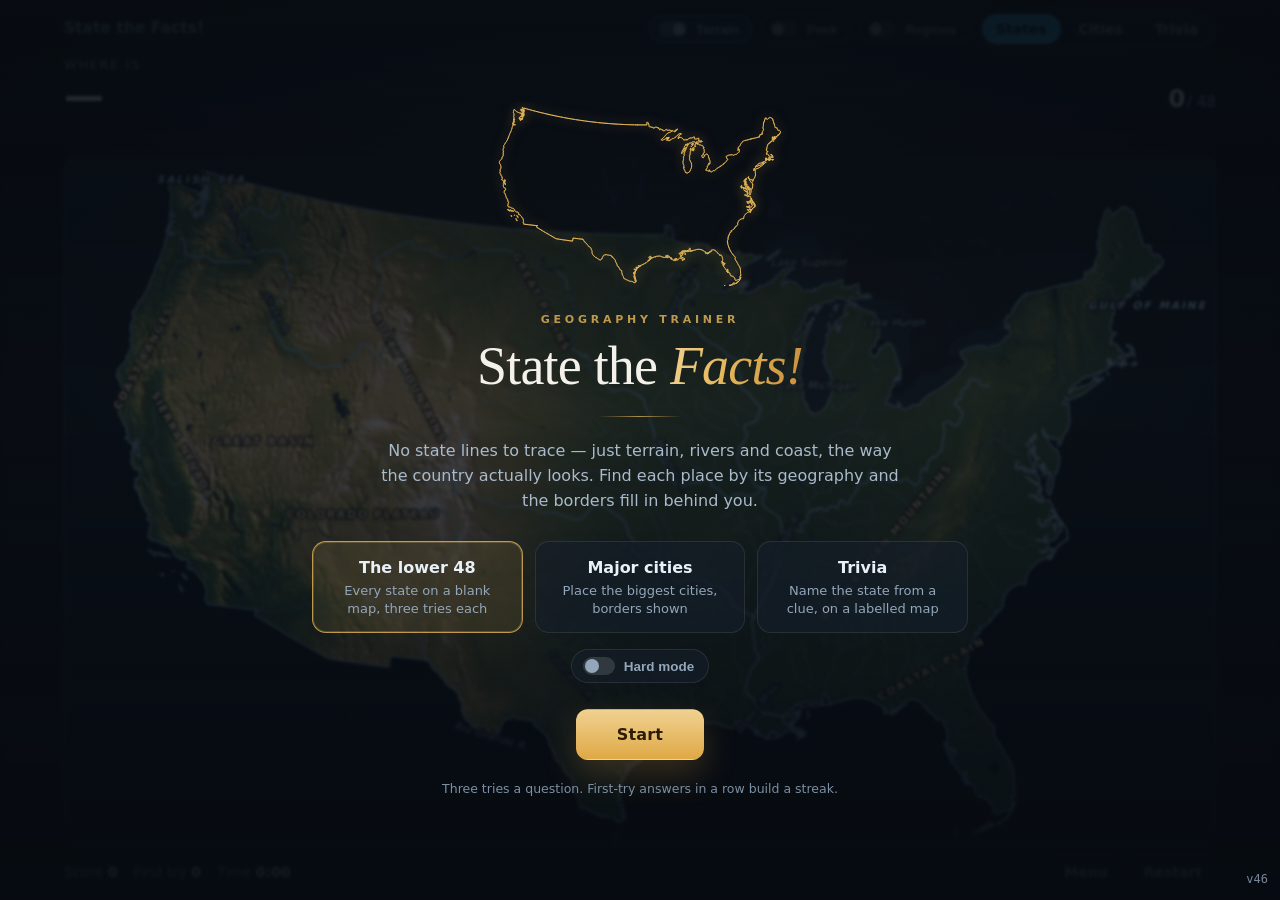
<file: index.html>
<!DOCTYPE html>
<html lang="en">
<head>
<meta charset="utf-8">
<!-- Assets carry ?v=N. GitHub Pages serves them with a 10 minute cache, so bump
     N on every deploy or returning players keep the old files. -->
<meta name="viewport" content="width=device-width, initial-scale=1, viewport-fit=cover">
<title>State the Facts!</title>
<meta name="description" content="Learn the lower 48 states and the biggest U.S. cities by clicking them on a map with no state lines — just terrain, rivers and coast.">
<link rel="icon" href="data:image/svg+xml,%3Csvg xmlns='http://www.w3.org/2000/svg' viewBox='0 0 32 32'%3E%3Crect width='32' height='32' rx='7' fill='%230d1219'/%3E%3Cpath d='M4 21l6-8 4.5 5.5L19 11l9 10z' fill='none' stroke='%23e2b558' stroke-width='2' stroke-linejoin='round' stroke-linecap='round'/%3E%3C/svg%3E">
<!-- Home screen. iOS reads apple-touch-icon when you Add to Home Screen, and
     apple-mobile-web-app-* make it launch fullscreen under a short name. -->
<link rel="apple-touch-icon" href="icons/icon-180.png?v=46">
<link rel="apple-touch-icon" sizes="180x180" href="icons/icon-180.png?v=46">
<link rel="apple-touch-icon" sizes="167x167" href="icons/icon-167.png?v=46">
<link rel="apple-touch-icon" sizes="152x152" href="icons/icon-152.png?v=46">
<meta name="apple-mobile-web-app-title" content="State the Facts">
<meta name="apple-mobile-web-app-capable" content="yes">
<meta name="mobile-web-app-capable" content="yes">
<meta name="apple-mobile-web-app-status-bar-style" content="black-translucent">
<meta name="theme-color" content="#0d1219">
<link rel="manifest" href="manifest.webmanifest?v=46">
<link rel="stylesheet" href="style.css?v=46">
</head>
<body>
<div class="app">
  <header class="topbar">
    <h1>State the Facts!</h1>
    <div class="topbar-right">
      <button class="switch switch-cool is-on" id="terrainBtn" role="switch" aria-checked="true"
              title="Shaded relief, rivers, lakes and their names"><span class="track"><span class="knob"></span></span>Terrain</button>
      <button class="switch switch-cool" id="peekBtn" role="switch" aria-checked="false"
              title="Show all state boundaries"><span class="track"><span class="knob"></span></span>Peek</button>
      <button class="switch switch-cool" id="regionsBtn" role="switch" aria-checked="false"
              title="Shade every state by its region"><span class="track"><span class="knob"></span></span>Regions</button>
      <nav class="modes" id="modes">
        <button class="mode-btn is-on" data-mode="states">States</button>
        <button class="mode-btn" data-mode="cities">Cities</button>
        <button class="mode-btn" data-mode="trivia">Trivia</button>
      </nav>
    </div>
  </header>

  <section class="hud" id="hud">
    <div class="ask">
      <span class="ask-label" id="askLabel">Where is</span>
      <span class="ask-target" id="prompt">—</span>
    </div>
    <div class="stats">
      <div class="streak" id="streak" title="First-try answers in a row"><span class="flame">🔥</span><b id="streakCount">0</b></div>
      <div class="tries" id="tries" title="Tries left"></div>
      <div class="counter"><b id="progress">0</b><span id="progressTotal">/ 48</span></div>
    </div>
  </section>

  <div class="feedback" id="feedback">&nbsp;</div>

  <div class="mapwrap">
    <canvas id="map"></canvas>
    <button class="reset-view" id="resetView" title="Back to the whole map">Reset view</button>
    <div class="toast" id="toast" aria-live="polite"></div>
    <div class="burst" id="burst" aria-live="polite"></div>

    <aside class="legend" id="regionLegend" hidden>
      <ul class="legend-list" id="legendList"></ul>
    </aside>

    <div class="overlay" id="overlay">
      <div class="panel" id="panel"></div>
    </div>
  </div>

  <footer class="bottombar">
    <div class="meters">
      <span>Score <b id="score">0</b></span>
      <span>First try <b id="firstTry">0</b></span>
      <span>Time <b id="timer">0:00</b></span>
    </div>
    <div class="actions">
      <button class="btn ghost" id="menuBtn">Menu</button>
      <button class="btn ghost" id="restartBtn">Restart</button>
    </div>
    <div class="version" id="version">v46</div>
  </footer>
</div>

<script src="data/states.js?v=46"></script>
<script src="data/cities.js?v=46"></script>
<script src="data/water.js?v=46"></script>
<script src="data/features.js?v=46"></script>
<script src="data/relief.js?v=46"></script>
<script src="data/regions.js?v=46"></script>
<script src="data/trivia.js?v=46"></script>
<script src="js/geo.js?v=46"></script>
<script src="js/map.js?v=46"></script>
<script src="js/regions.js?v=46"></script>
<script src="js/game.js?v=46"></script>

<script>
/* Every asset carries ?v=N, but index.html itself cannot — and GitHub Pages
   serves it with a ten minute cache. So a returning player can hold a stale
   page that then asks for stale assets, and sees an old build with no clue
   that it is old. Ask the server which build is current; if this page is
   behind, reload once past the cache. Best-effort and silent: any failure
   leaves the page exactly as it is. */
(function () {
  if (typeof fetch !== 'function') return;
  var stamp = document.getElementById('version');
  if (!stamp) return;
  var build = stamp.textContent.trim().replace(/^v/, '');
  if (!build) return;

  var tried = null;
  try {
    tried = sessionStorage.getItem('usgeo.staleReload');
  } catch (e) {
    return; // no sessionStorage means no loop guard, so do not risk reloading
  }

  fetch('version.txt?t=' + Date.now(), { cache: 'no-store' })
    .then(function (r) { return r.ok ? r.text() : null; })
    .then(function (text) {
      if (text === null) return;
      var latest = text.trim();
      if (!latest || latest === build) return;
      // Only one attempt per build, so a reload that does not help cannot loop.
      if (tried === latest) return;
      sessionStorage.setItem('usgeo.staleReload', latest);
      // A plain reload can be answered from cache again; a new query cannot.
      location.replace(location.pathname + '?b=' + encodeURIComponent(latest));
    })
    .catch(function () {});
})();
</script>
</body>
</html>
<!-- v46 deployment -->
</file>
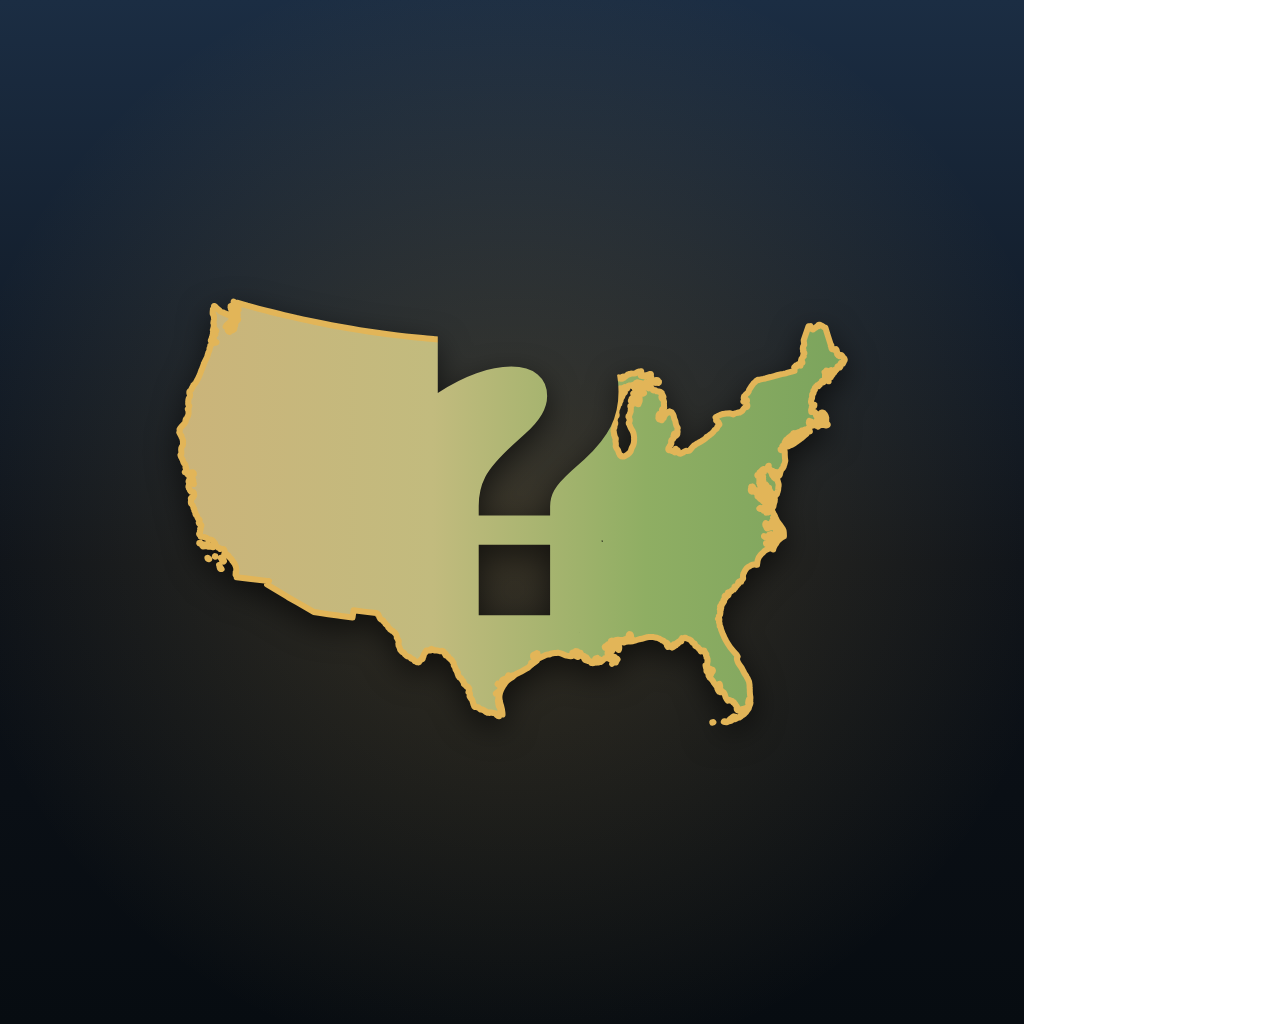
<file: tools/icon-render.html>
<!DOCTYPE html>
<html>
<head><meta charset="utf-8"><title>icon render</title>
<style>html,body{margin:0;padding:0;background:transparent;overflow:hidden}
canvas{display:block;width:1024px;height:1024px}</style>
</head>
<body>
<!-- Full-bleed 1024 canvas, sized so a 1024x1024 headless screenshot captures
     exactly the icon. tools/icon.html is the interactive previewer; this is
     the one the build shoots. -->
<script src="../data/states.js"></script>
<script src="../js/geo.js"></script>
<script src="icon-draw.js"></script>
<script>document.body.appendChild(drawIcon(1024, 'ask'));</script>
</body>
</html>
</file>
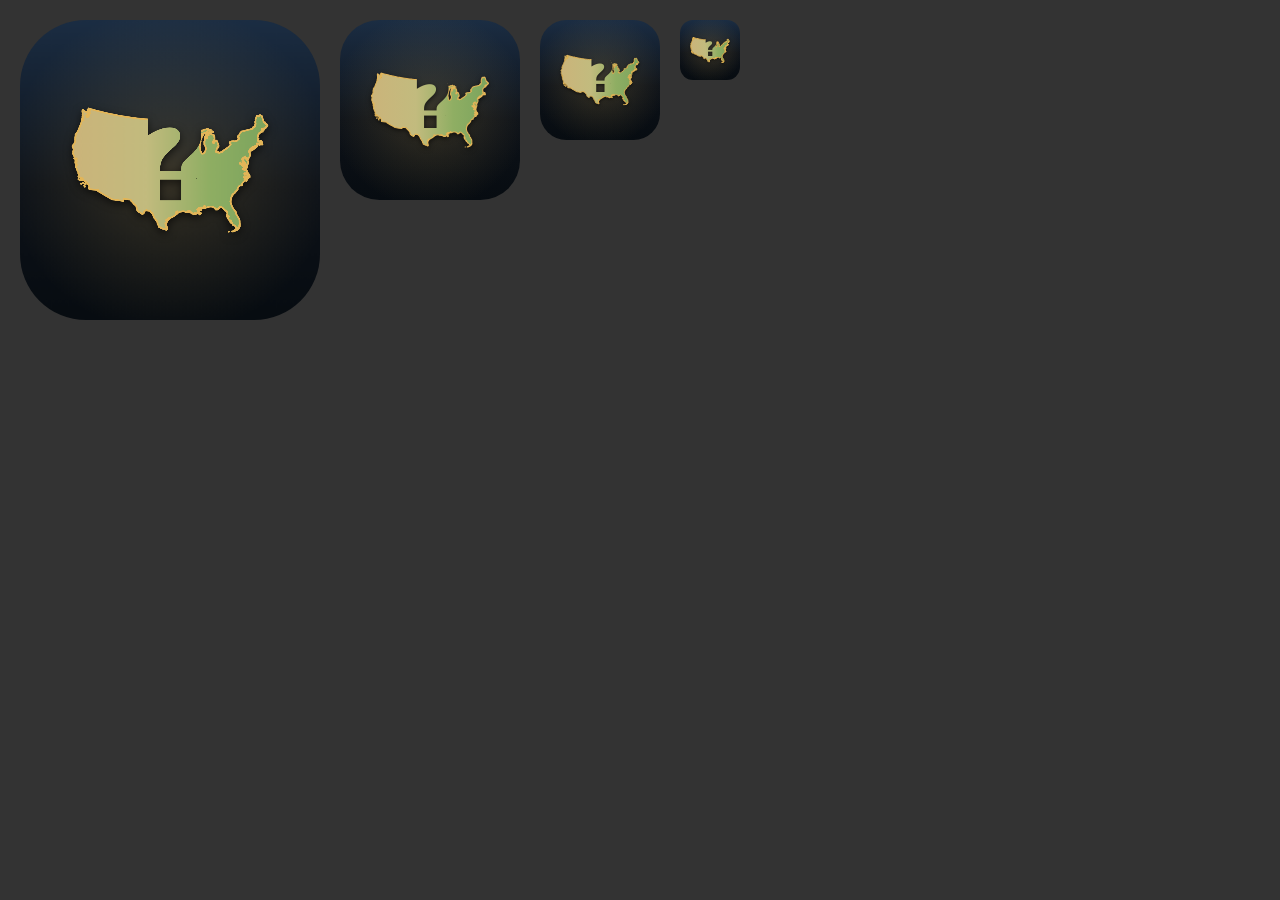
<file: tools/icon.html>
<!DOCTYPE html>
<html>
<head><meta charset="utf-8"><title>Icon preview</title></head>
<body style="margin:0;background:#333;display:flex;gap:20px;align-items:flex-start;padding:20px">
<!-- Interactive preview of the icon at home-screen sizes. Call
     render('ask') or render('plain') from the console to compare variants.
     icon-render.html is what the build actually screenshots. -->
<script src="../data/states.js"></script>
<script src="../js/geo.js"></script>
<script src="icon-draw.js"></script>
<script>
window.render = function (variant, sizes) {
  document.body.innerHTML = '';
  (sizes || [1024, 180, 120, 60]).forEach(function (s) {
    var c = drawIcon(s, variant || 'ask');
    c.style.width = Math.min(s, 300) + 'px';
    c.style.borderRadius = '22%';   // preview as iOS will mask it
    c.style.alignSelf = 'flex-start';
    document.body.appendChild(c);
  });
};
render('ask');
</script>
</body>
</html>
</file>
<file: style.css>
:root {
  --bg: #0d1219;
  --panel: #151f2b;
  --panel-2: #1c2836;
  --ink: #e8f0f8;
  --ink-dim: #93a6ba;
  --line: rgba(255, 255, 255, .09);

  /* Map colors are read by the canvas renderer. The answer fills are
     translucent so the terrain underneath still reads. */
  --land: #33475e;
  --land-solved: rgba(52, 190, 140, .40);
  --land-missed: rgba(251, 113, 133, .34);
  --border-line: rgba(226, 240, 255, .38);
  --coast: rgba(151, 194, 232, .75);
  --river: #7fb6e6;
  --water: #16273a;
  --divide-line: #f6d49a;
  --divide-casing: rgba(12, 18, 24, .6);

  /* Feature label ink. The halo is what keeps type legible over relief. */
  --label-land: #e2cdae;
  --label-water: #a7d4f5;
  --label-peak: #d7dee7;
  --label-park: #8fd7a6;
  --label-volcano: #f4ac8e;
  --label-monument: #d4a574;
  --label-divide: #edcf9a;
  --label-halo: rgba(8, 14, 21, .82);

  --good: #4ade80;
  --bad: #fb7185;
  --warm: #fbbf24;
  --accent: #38bdf8;
}

* { box-sizing: border-box; }

html, body {
  height: 100%;
  margin: 0;
}

body {
  background: radial-gradient(1200px 700px at 50% -10%, #17273a 0%, var(--bg) 60%);
  color: var(--ink);
  font: 16px/1.45 system-ui, -apple-system, "Segoe UI", Roboto, sans-serif;
  -webkit-font-smoothing: antialiased;
  overscroll-behavior: none;
}

.app {
  height: 100%;
  max-width: 1180px;
  margin: 0 auto;
  padding: 10px 14px calc(10px + env(safe-area-inset-bottom));
  display: flex;
  flex-direction: column;
  gap: 8px;
}

/* ---- top bar ---- */

.topbar {
  display: flex;
  align-items: center;
  justify-content: space-between;
  gap: 12px;
}

.topbar h1 {
  font-size: 15px;
  font-weight: 650;
  letter-spacing: .02em;
  color: var(--ink-dim);
  margin: 0;
}

.topbar-right {
  display: flex;
  align-items: center;
  gap: 8px;
}

.modes {
  display: flex;
  gap: 4px;
  background: var(--panel);
  border: 1px solid var(--line);
  border-radius: 999px;
  padding: 3px;
}

.mode-btn {
  appearance: none;
  border: 0;
  background: transparent;
  color: var(--ink-dim);
  font: inherit;
  font-size: 14px;
  font-weight: 600;
  padding: 5px 14px;
  border-radius: 999px;
  cursor: pointer;
}

.mode-btn.is-on {
  background: var(--accent);
  color: #08131c;
}

/* ---- question row ---- */

.hud {
  display: flex;
  align-items: flex-end;
  justify-content: space-between;
  gap: 16px;
  min-height: 52px;
}

.ask-label {
  display: block;
  font-size: 13px;
  letter-spacing: .12em;
  text-transform: uppercase;
  color: var(--ink-dim);
}

.ask-target {
  display: block;
  font-size: clamp(26px, 5.2vw, 40px);
  font-weight: 700;
  line-height: 1.05;
  letter-spacing: -.01em;
}

/* A clue is a sentence, not a name: it has to wrap and sit at reading size. */
.ask-target.clue {
  font-size: clamp(15px, 2vw, 19px);
  font-weight: 500;
  line-height: 1.35;
  letter-spacing: 0;
  max-width: 62ch;
  color: var(--ink);
}

.ask-target.clue b {
  font-weight: 750;
  color: var(--warm);
}

.ask-target.clue i { font-style: italic; }

.stats {
  display: flex;
  align-items: center;
  gap: 18px;
  flex: none;
}

/* ---- streak ---- */

.streak {
  display: none;
  align-items: center;
  gap: 5px;
  padding: 3px 10px 3px 8px;
  border-radius: 999px;
  background: rgba(251, 191, 36, .13);
  border: 1px solid rgba(251, 191, 36, .3);
  color: var(--warm);
  font-variant-numeric: tabular-nums;
}

.streak.show { display: flex; }

.streak .flame {
  font-size: 13px;
  line-height: 1;
}

.streak b { font-size: 16px; }

/* A milestone makes it pulse once. */
.streak.hit { animation: streak-pop .5s ease-out; }

@keyframes streak-pop {
  0%   { transform: scale(1); }
  35%  { transform: scale(1.28); background: rgba(251, 191, 36, .32); }
  100% { transform: scale(1); }
}

.tries {
  display: flex;
  gap: 6px;
}

.dot {
  width: 11px;
  height: 11px;
  border-radius: 50%;
  background: var(--good);
  box-shadow: 0 0 10px rgba(74, 222, 128, .35);
}

.dot.spent {
  background: transparent;
  border: 1.5px solid rgba(255, 255, 255, .22);
  box-shadow: none;
}

.counter {
  font-variant-numeric: tabular-nums;
  font-size: 15px;
  color: var(--ink-dim);
}

.counter b {
  font-size: 24px;
  color: var(--ink);
  margin-right: 2px;
}

/* ---- feedback ---- */

.feedback {
  min-height: 24px;
  font-size: 15px;
  font-weight: 600;
  color: var(--ink-dim);
  transition: color .15s;
}

.feedback[hidden] { display: none; }

.feedback.good { color: var(--good); }
.feedback.warm { color: var(--warm); }
.feedback.bad  { color: var(--bad); }

/* ---- map ---- */

.mapwrap {
  position: relative;
  flex: 1;
  min-height: 0;
  background: linear-gradient(180deg, #101b27, #0c141d);
  border: 1px solid var(--line);
  border-radius: 14px;
  overflow: hidden;
}

/* ---- region legend ---- */

/* Floats over the empty ocean in the bottom-left rather than taking a column,
   so switching regions on never resizes or re-centres the map. It is inert to
   the mouse: clicks fall through to the canvas underneath. */
.legend {
  position: absolute;
  left: 10px;
  bottom: 10px;
  z-index: 5;
  max-height: calc(100% - 20px);
  overflow-y: auto;
  pointer-events: none;
  background: rgba(13, 20, 29, .78);
  backdrop-filter: blur(5px);
  border: 1px solid var(--line);
  border-radius: 11px;
  padding: 9px 11px;
}

.legend[hidden] { display: none; }

.legend-list {
  list-style: none;
  margin: 0;
  padding: 0;
  display: flex;
  flex-direction: column;
  gap: 6px;
}

.legend-item {
  display: flex;
  align-items: center;
  gap: 8px;
}

.legend-swatch {
  flex: none;
  width: 13px;
  height: 13px;
  border-radius: 4px;
  border: 1px solid rgba(255, 255, 255, .25);
}

.legend-name {
  font-size: 12.5px;
  font-weight: 600;
  line-height: 1.15;
  white-space: nowrap;
}

#map {
  width: 100%;
  height: 100%;
  display: block;
  cursor: crosshair;
  /* The canvas handles its own pan and pinch. */
  touch-action: none;
}

.reset-view {
  position: absolute;
  top: 10px;
  right: 10px;
  display: none;
  appearance: none;
  border: 1px solid var(--line);
  background: rgba(21, 31, 43, .9);
  color: var(--ink-dim);
  font: inherit;
  font-size: 13px;
  font-weight: 600;
  padding: 6px 11px;
  border-radius: 9px;
  cursor: pointer;
}

.reset-view.show { display: block; }
.reset-view:hover { color: var(--ink); }

/* ---- reward toast ---- */

.toast {
  position: absolute;
  top: 16px;
  left: 50%;
  translate: -50% 0;
  padding: 11px 22px;
  border-radius: 13px;
  background: linear-gradient(180deg, #fde68a, #f5b73d);
  color: #3a2607;
  font-size: clamp(16px, 2.6vw, 21px);
  font-weight: 800;
  letter-spacing: -.01em;
  white-space: nowrap;
  box-shadow: 0 12px 34px rgba(245, 183, 61, .3);
  opacity: 0;
  pointer-events: none;
}

.toast .bonus {
  margin-left: 8px;
  padding: 2px 8px;
  border-radius: 7px;
  background: rgba(58, 38, 7, .17);
  font-size: .8em;
}

.toast.show { animation: toast-in 1.9s cubic-bezier(.2, .9, .3, 1) forwards; }

/* ---- answer card ---- */

/* Lands over the middle of the map when a question is settled, then fades
   before the next one. Inert to the mouse so it never swallows a click. */
.burst {
  position: absolute;
  inset: 0;
  display: none;
  align-items: center;
  justify-content: center;
  pointer-events: none;
  z-index: 8;
}

.burst.show { display: flex; }

.burst-card {
  min-width: min(300px, 70vw);
  text-align: center;
  padding: 20px 38px 22px;
  border-radius: 20px;
  background: rgba(9, 15, 22, .9);
  backdrop-filter: blur(7px);
  border: 1px solid rgba(255, 255, 255, .12);
  animation: burst-in .4s cubic-bezier(.2, .9, .3, 1.3) both;
}

.burst-glyph {
  font-size: 34px;
  line-height: 1;
  margin-bottom: 4px;
  color: var(--good);
}

.burst.out .burst-card { animation: burst-out .3s ease-in both; }

.burst-head {
  font-size: clamp(20px, 3.4vw, 30px);
  font-weight: 800;
  letter-spacing: -.01em;
  line-height: 1.1;
}

.burst-name {
  margin-top: 2px;
  font-size: clamp(15px, 2.2vw, 20px);
  font-weight: 650;
  color: var(--ink);
}

.burst-note {
  margin-top: 7px;
  font-size: 14px;
  font-weight: 600;
  font-variant-numeric: tabular-nums;
  color: var(--ink-dim);
}

.burst.hit .burst-card {
  border-color: rgba(74, 222, 128, .5);
  box-shadow: 0 18px 50px rgba(0, 0, 0, .5), 0 0 34px rgba(74, 222, 128, .22);
}
.burst.hit .burst-head { color: var(--good); }

/* A wrong guess with clues still to come: amber, so it reads as "keep going"
   rather than the red of a question you have lost. */
.burst.warn .burst-card {
  border-color: rgba(251, 191, 36, .5);
  box-shadow: 0 18px 50px rgba(0, 0, 0, .5), 0 0 34px rgba(251, 191, 36, .18);
}
.burst.warn .burst-head { color: var(--warm); }
.burst.warn .burst-note { color: var(--ink); }

.burst.miss .burst-card {
  border-color: rgba(251, 113, 133, .5);
  box-shadow: 0 18px 50px rgba(0, 0, 0, .5), 0 0 34px rgba(251, 113, 133, .2);
}
.burst.miss .burst-head { color: var(--ink-dim); font-size: clamp(14px, 2vw, 17px); font-weight: 700; }
.burst.miss .burst-name { color: var(--bad); font-size: clamp(20px, 3.4vw, 30px); font-weight: 800; }

@keyframes burst-in {
  0%   { opacity: 0; transform: translateY(10px) scale(.84); }
  100% { opacity: 1; transform: translateY(0) scale(1); }
}

@keyframes burst-out {
  0%   { opacity: 1; transform: scale(1); }
  100% { opacity: 0; transform: scale(.96); }
}

@keyframes toast-in {
  0%   { opacity: 0; transform: translateY(-14px) scale(.85); }
  12%  { opacity: 1; transform: translateY(0) scale(1.06); }
  22%  { transform: translateY(0) scale(1); }
  78%  { opacity: 1; transform: translateY(0) scale(1); }
  100% { opacity: 0; transform: translateY(-10px) scale(.97); }
}

@media (prefers-reduced-motion: reduce) {
  .toast.show { animation: toast-fade 1.9s linear forwards; }
  .streak.hit { animation: none; }
  @keyframes toast-fade { 0%, 90% { opacity: 1; } 100% { opacity: 0; } }

  /* Keep the card's timing, drop the movement. */
  .burst-card { animation: burst-fade-in .2s linear both; }
  .burst.out .burst-card { animation: burst-out .3s linear both; }
  @keyframes burst-fade-in { 0% { opacity: 0; } 100% { opacity: 1; } }
}

/* ---- title screen ---- */

/* The title screen owns the whole viewport rather than sitting in the map box,
   with the live map showing through as its backdrop. */
.overlay.title-mode {
  position: fixed;
  inset: 0;
  z-index: 20;
  background:
    linear-gradient(180deg, rgba(7, 11, 17, .93) 0%, rgba(7, 11, 17, .74) 45%, rgba(7, 11, 17, .95) 100%),
    radial-gradient(900px 420px at 50% 38%, rgba(226, 181, 88, .10), transparent 70%);
  backdrop-filter: blur(1.5px);
  padding: 0;
}

/* Short windows: the hero shrinks before anything gets cut off. */
@media (max-height: 780px) {
  .hero-mark { width: min(220px, 44%); margin-bottom: 8px; }
  .tagline { font-size: 14px; }
}

@media (max-height: 620px) {
  .hero-mark { display: none; }
  .title-rule { margin: 10px auto; }
}

/* Below roughly this height the stack no longer clears the map box, and the
   legend is click-through so it could not be scrolled if it overflowed. Lay it
   along the bottom instead. */
@media (max-height: 470px) {
  .legend { left: 8px; right: 8px; bottom: 8px; }
  .legend-list { flex-direction: row; flex-wrap: wrap; gap: 5px 12px; }
}

.titlecard {
  width: min(760px, 100%);
  max-height: 100%;
  overflow: auto;
  padding: clamp(20px, 4vh, 44px) clamp(20px, 5vw, 52px);
  text-align: center;
}

.hero-mark {
  display: block;
  width: min(300px, 54%);
  height: auto;
  aspect-ratio: 200 / 126;
  margin: 0 auto clamp(10px, 2.4vh, 22px);
  opacity: 0;
  animation: mark-in 1.1s .06s cubic-bezier(.2, .8, .3, 1) forwards;
}

@keyframes mark-in {
  from { opacity: 0; transform: translateY(8px) scale(.97); }
  to   { opacity: 1; transform: none; }
}

.eyebrow {
  margin: 0 0 10px;
  font-size: 11px;
  font-weight: 600;
  letter-spacing: .34em;
  text-transform: uppercase;
  color: rgba(226, 181, 88, .82);
}

.title {
  margin: 0;
  font-family: ui-serif, "Iowan Old Style", "Palatino Linotype", Palatino, Georgia, serif;
  font-weight: 500;
  font-size: clamp(30px, 6.4vw, 54px);
  line-height: 1.04;
  letter-spacing: -.015em;
  color: #f4f1ea;
}

.title em {
  font-style: italic;
  background: linear-gradient(100deg, #f0d191, #e2b558 45%, #c98f3c);
  -webkit-background-clip: text;
  background-clip: text;
  color: transparent;
}

.title-rule {
  width: 84px;
  height: 1px;
  margin: clamp(14px, 2.6vh, 22px) auto;
  border: 0;
  background: linear-gradient(90deg, transparent, rgba(226, 181, 88, .75), transparent);
}

.tagline {
  max-width: 52ch;
  margin: 0 auto clamp(16px, 3vh, 28px);
  font-size: clamp(14px, 1.7vw, 16px);
  line-height: 1.55;
  color: #a9bacb;
}

.mode-cards {
  display: grid;
  grid-template-columns: repeat(3, 1fr);
  gap: 12px;
  margin-bottom: 16px;
  text-align: left;
}

/* Three across gets too narrow to read on a phone. */
@media (max-width: 620px) {
  .mode-cards { grid-template-columns: 1fr; }
}

.mode-card {
  appearance: none;
  border: 1px solid var(--line);
  background: rgba(21, 31, 43, .62);
  border-radius: 14px;
  padding: 14px 16px;
  cursor: pointer;
  color: var(--ink);
  font: inherit;
  transition: border-color .16s, background .16s, transform .16s;
}

.mode-card:hover { transform: translateY(-1px); border-color: rgba(226, 181, 88, .4); }

.mode-card.is-on {
  border-color: rgba(226, 181, 88, .8);
  background: rgba(226, 181, 88, .1);
  box-shadow: 0 0 0 1px rgba(226, 181, 88, .25) inset;
}

.mode-card b {
  display: block;
  font-size: 16px;
  font-weight: 650;
  margin-bottom: 3px;
}

.mode-card span {
  display: block;
  font-size: 13px;
  line-height: 1.4;
  color: var(--ink-dim);
}

.setup {
  display: flex;
  flex-wrap: wrap;
  align-items: center;
  justify-content: center;
  gap: 10px 14px;
  margin-bottom: clamp(16px, 3vh, 26px);
}

.setup .choice-label { margin: 0 2px 0 0; }

.setup-note {
  flex-basis: 100%;
  font-size: 12.5px;
  color: #7d8fa2;
}

/* Hard-mode switch */
/* Greyed out when the mode makes it meaningless — Peek in Trivia. */
.switch:disabled {
  opacity: .38;
  cursor: default;
  pointer-events: none;
}

.switch {
  display: inline-flex;
  align-items: center;
  gap: 9px;
  padding: 7px 14px 7px 11px;
  border: 1px solid var(--line);
  border-radius: 999px;
  background: rgba(21, 31, 43, .62);
  cursor: pointer;
  font-size: 13.5px;
  font-weight: 600;
  color: var(--ink-dim);
  user-select: none;
}

.switch .track {
  width: 32px;
  height: 18px;
  border-radius: 999px;
  background: rgba(255, 255, 255, .13);
  position: relative;
  transition: background .16s;
  flex: none;
}

/* The knob is its own element rather than a ::after, so it can be measured and
   inspected directly — handy when checking the switch actually moved. */
.switch .knob {
  position: absolute;
  top: 2px;
  left: 2px;
  width: 14px;
  height: 14px;
  border-radius: 50%;
  background: #93a6ba;
  transition: transform .16s, background .16s;
}

.switch.is-on { color: #f0d191; border-color: rgba(226, 181, 88, .55); }
.switch.is-on .track { background: rgba(226, 181, 88, .42); }
.switch.is-on .knob { transform: translateX(14px); background: #f4e2bd; }

.switch:hover { border-color: rgba(255, 255, 255, .22); }

/* Top-bar variant: tighter, and blue to match the layer it controls. */
.switch-cool {
  padding: 5px 12px 5px 9px;
  font-size: 13px;
  background: var(--panel);
}

.switch-cool .track { width: 28px; height: 16px; }
.switch-cool .knob { width: 12px; height: 12px; }

.switch-cool.is-on {
  color: #a9d3f5;
  border-color: rgba(127, 182, 230, .55);
  background: rgba(127, 182, 230, .14);
}

.switch-cool.is-on .track { background: rgba(127, 182, 230, .45); }
.switch-cool.is-on .knob { transform: translateX(12px); background: #dff0ff; }

/* Declared after .btn in source order, so it needs equal-or-higher specificity. */
.btn.btn-start {
  background: linear-gradient(180deg, #f0d191, #dfa945);
  color: #2a1c05;
  font-size: 16px;
  font-weight: 750;
  letter-spacing: .01em;
  padding: 13px 40px;
  border-radius: 12px;
  box-shadow: 0 14px 34px rgba(223, 169, 69, .22);
}

.title-foot {
  margin: clamp(14px, 2.6vh, 20px) 0 0;
  font-size: 12.5px;
  color: #7d8fa2;
}

.title-foot b { color: #c9b183; font-weight: 650; }

@media (max-width: 560px) {
  .mode-cards { grid-template-columns: 1fr; }
  .hero-mark { width: min(240px, 56%); }
}

/* ---- overlay panels ---- */

.overlay {
  position: absolute;
  inset: 0;
  display: none;
  align-items: center;
  justify-content: center;
  padding: 18px;
  background: rgba(8, 13, 19, .82);
  backdrop-filter: blur(3px);
}

.overlay.show { display: flex; }

.panel {
  width: min(560px, 100%);
  max-height: 100%;
  overflow: auto;
  background: var(--panel);
  border: 1px solid var(--line);
  border-radius: 16px;
  padding: 22px;
  box-shadow: 0 24px 70px rgba(0, 0, 0, .5);
}

.panel h2 {
  margin: 0 0 6px;
  font-size: 22px;
}

.panel p {
  margin: 0 0 16px;
  color: var(--ink-dim);
  font-size: 14.5px;
}

.panel ol {
  margin: 0 0 18px;
  padding-left: 20px;
  color: var(--ink-dim);
  font-size: 14.5px;
}

.panel li { margin-bottom: 4px; }

.choice-label {
  display: block;
  font-size: 12px;
  letter-spacing: .1em;
  text-transform: uppercase;
  color: var(--ink-dim);
  margin: 0 0 8px;
}

.choices {
  display: flex;
  flex-wrap: wrap;
  gap: 8px;
  margin-bottom: 18px;
}

.chip {
  appearance: none;
  border: 1px solid var(--line);
  background: var(--panel-2);
  color: var(--ink);
  font: inherit;
  font-size: 14px;
  font-weight: 600;
  padding: 8px 14px;
  border-radius: 10px;
  cursor: pointer;
}

.chip.is-on {
  border-color: var(--accent);
  background: rgba(56, 189, 248, .16);
  color: var(--accent);
}

.btn {
  appearance: none;
  border: 1px solid transparent;
  background: var(--accent);
  color: #08131c;
  font: inherit;
  font-size: 15px;
  font-weight: 700;
  padding: 10px 18px;
  border-radius: 11px;
  cursor: pointer;
}

.btn.ghost {
  background: transparent;
  border-color: var(--line);
  color: var(--ink-dim);
  font-size: 14px;
  font-weight: 600;
  padding: 7px 13px;
}

.btn:hover { filter: brightness(1.08); }
.btn.ghost:hover { color: var(--ink); border-color: rgba(255, 255, 255, .25); }

.btn-row {
  display: flex;
  flex-wrap: wrap;
  gap: 10px;
}

/* ---- results ---- */

.results {
  display: grid;
  grid-template-columns: repeat(auto-fit, minmax(110px, 1fr));
  gap: 10px;
  margin-bottom: 18px;
}

.result-cell {
  background: var(--panel-2);
  border: 1px solid var(--line);
  border-radius: 12px;
  padding: 12px;
}

.result-cell span {
  display: block;
  font-size: 12px;
  letter-spacing: .08em;
  text-transform: uppercase;
  color: var(--ink-dim);
}

.result-cell b {
  font-size: 26px;
  font-variant-numeric: tabular-nums;
}

.misslist {
  display: flex;
  flex-wrap: wrap;
  gap: 6px;
  margin-bottom: 18px;
  /* A rough round can miss 40+ answers; keep the buttons in view. */
  max-height: 132px;
  overflow-y: auto;
}

.misslist i {
  font-style: normal;
  font-size: 13px;
  background: rgba(251, 113, 133, .14);
  color: var(--bad);
  border-radius: 7px;
  padding: 4px 8px;
}

/* ---- bottom bar ---- */

.bottombar {
  display: flex;
  align-items: center;
  justify-content: space-between;
  gap: 12px;
  font-size: 14px;
  color: var(--ink-dim);
}

.meters {
  display: flex;
  gap: 16px;
  font-variant-numeric: tabular-nums;
}

.meters b { color: var(--ink); }

.actions {
  display: flex;
  gap: 8px;
}

.version {
  position: fixed;
  bottom: 12px;
  right: 12px;
  font-size: 12px;
  color: var(--ink-dim);
  font-family: monospace;
  pointer-events: none;
  z-index: 1000;
  opacity: 0.8;
}

@media (max-width: 560px) {
  .app { padding: 8px 10px calc(8px + env(safe-area-inset-bottom)); }
  .topbar h1 { display: none; }
  .meters { gap: 10px; font-size: 13px; }
  .panel { padding: 18px; }

  /* Too narrow for a tall stack in the corner: run it along the bottom. */
  .legend { left: 8px; right: 8px; bottom: 8px; padding: 8px 10px; }
  .legend-list { flex-direction: row; flex-wrap: wrap; gap: 5px 12px; }
  .legend-name { font-size: 12px; }
}
</file>
